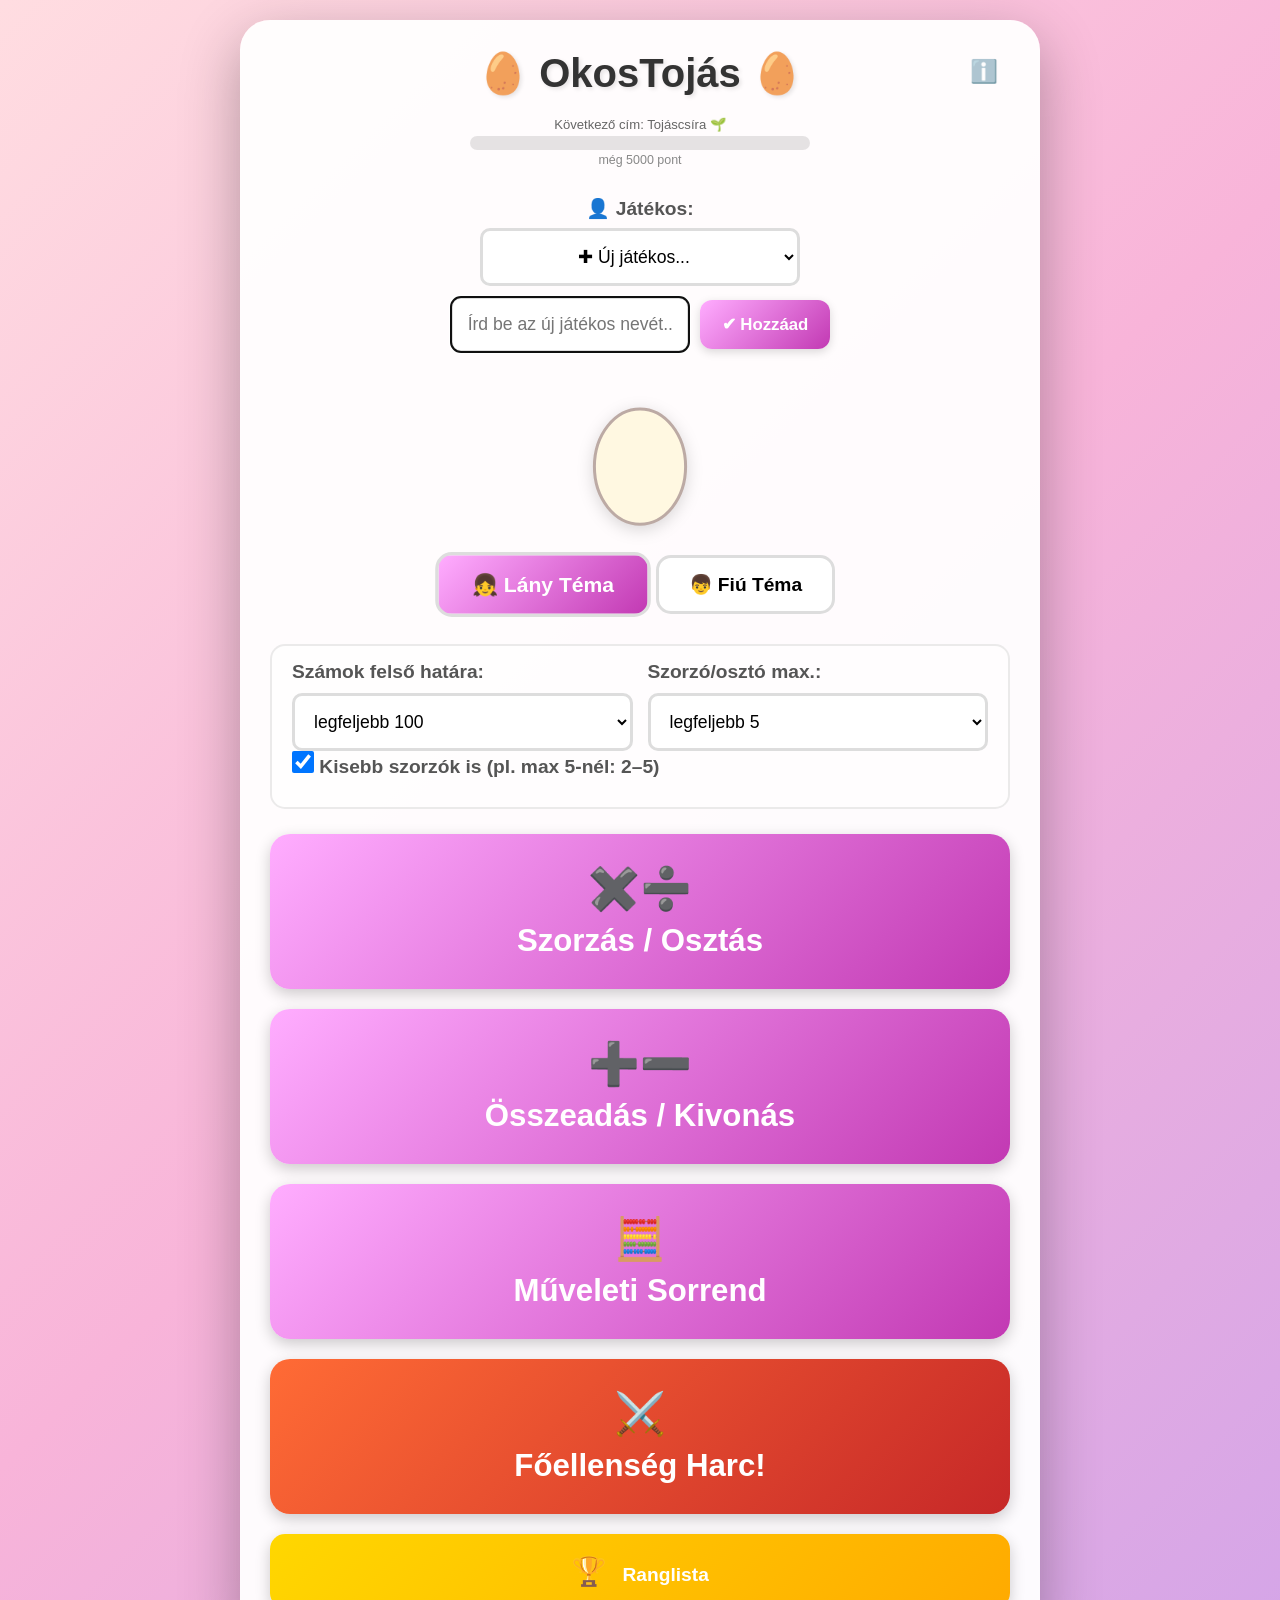
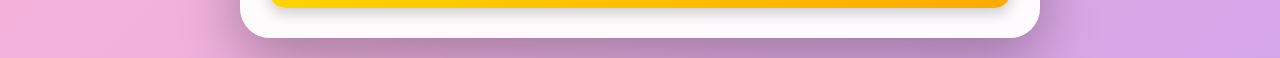
<file: index.html>
<!DOCTYPE html>
<html lang="hu">
<head>
    <meta charset="UTF-8">
    <meta name="viewport" content="width=device-width, initial-scale=1.0">
    <title>OkosTojás - Főmenü</title>
    <link rel="stylesheet" href="css/style.css">
</head>
<body>
    <div class="container">
        <div class="header">
            <h1>🥚 OkosTojás 🥚</h1>
            <button class="info-btn" onclick="document.getElementById('infoModal').style.display='flex'" aria-label="Hogyan működik?">ℹ️</button>
            <div class="hero-title-block">
                <div class="hero-title" id="heroTitle"></div>
                <div id="heroProgressWrap" class="level-progress-wrap" style="display:none">
                    <div class="level-progress-label" id="heroProgressLabel"></div>
                    <div class="level-progress-bar-bg">
                        <div class="level-progress-bar-fill" id="heroProgressFill" style="width:0%"></div>
                    </div>
                    <div class="level-progress-text" id="heroProgressText"></div>
                </div>
            </div>
        </div>

        <!-- User Selector -->
        <div class="user-selector">
            <label for="userSelect">👤 Játékos:</label>
            <div class="user-input-row">
                <select id="userSelect" class="config-select"></select>
            </div>
            <div class="new-player-row" id="newPlayerRow" style="display:none">
                <input type="text" id="newPlayerInput" class="config-select new-player-input"
                       placeholder="Írd be az új játékos nevét..." maxlength="30">
                <button type="button" class="btn-add-player" id="addPlayerBtn">✔ Hozzáad</button>
            </div>
        </div>

        <div class="main-info-row">
            <!-- Mascot character -->
            <div id="mascotWrapper" class="mascot-wrapper">
                <div id="mascot"></div>
                <div id="mascotRegressionMsg" class="mascot-regression-msg"></div>
            </div>

            <!-- Theme Selection -->
            <div class="theme-selector">
                <button class="theme-btn" data-theme="girl">👧 Lány Téma</button>
                <button class="theme-btn" data-theme="boy">👦 Fiú Téma</button>
            </div>
        </div>

        <!-- Global Difficulty Settings -->
        <div class="global-settings">
            <div class="global-settings-row">
                <div class="config-group">
                    <label for="globalMaxValue">Számok felső határa:</label>
                    <select id="globalMaxValue" class="config-select">
                        <option value="10">legfeljebb 10</option>
                        <option value="20">legfeljebb 20</option>
                        <option value="50">legfeljebb 50</option>
                        <option value="100" selected>legfeljebb 100</option>
                        <option value="200">legfeljebb 200</option>
                    </select>
                </div>
                <div class="config-group">
                    <label for="globalMaxDivisor">Szorzó/osztó max.:</label>
                    <select id="globalMaxDivisor" class="config-select">
                        <option value="2">legfeljebb 2</option>
                        <option value="3">legfeljebb 3</option>
                        <option value="4">legfeljebb 4</option>
                        <option value="5" selected>legfeljebb 5</option>
                        <option value="6">legfeljebb 6</option>
                        <option value="7">legfeljebb 7</option>
                        <option value="8">legfeljebb 8</option>
                        <option value="9">legfeljebb 9</option>
                        <option value="10">legfeljebb 10</option>
                    </select>
                </div>
            </div>
            <div class="global-settings-row">
                <div class="config-group" style="display:flex; align-items:flex-end; padding-bottom:4px">
                    <label class="checkbox-label">
                        <input type="checkbox" id="globalIncludeLower" checked>
                        Kisebb szorzók is (pl. max 5-nél: 2–5)
                    </label>
                </div>
            </div>
        </div>

        <!-- Game Type Selection -->
        <div class="menu">
            <button class="game-btn" onclick="selectGame('multiply')">
                <span class="icon">✖️➗</span>
                <h2>Szorzás / Osztás</h2>
            </button>
            
            <button class="game-btn" onclick="selectGame('add')">
                <span class="icon">➕➖</span>
                <h2>Összeadás / Kivonás</h2>
            </button>

            <button class="game-btn" onclick="selectGame('precedence')">
                <span class="icon">🧮</span>
                <h2>Műveleti Sorrend</h2>
            </button>

            <button class="game-btn boss-btn" onclick="openBossModal()">
                <span class="icon">⚔️</span>
                <h2>Főellenség Harc!</h2>
            </button>

            <button class="secondary-btn" onclick="showLeaderboard()">
                <span class="icon">🏆</span>
                Ranglista
            </button>

            <!-- Intenionally hidden so that kids won't find it automatically -->
<!--             <button class="secondary-btn" onclick="showTaskStats()"> -->
<!--                 <span class="icon">📈</span> -->
<!--                 Feladat Statisztikák -->
<!--             </button> -->
        </div>

        <!-- Boss Battle Modal -->
        <div id="bossModal" class="modal">
            <div class="modal-content">
                <h2>⚔️ Főellenség Harc!</h2>
                <p class="boss-modal-desc">Válaszd ki az ellenséget, majd számolj 10 hibátlan egymás utáni választ a legyőzéséhez!</p>

                <!-- Boss selection -->
                <div class="boss-selection" id="bossSelection"></div>

                <!-- Math type -->
                <div class="config-group">
                    <label for="bossGameType">Feladattípus:</label>
                    <select id="bossGameType" class="config-select">
                        <option value="multiply">Szorzás / Osztás</option>
                        <option value="add">Összeadás / Kivonás</option>
                        <option value="precedence">Műveleti Sorrend</option>
                    </select>
                </div>

                <div class="modal-buttons">
                    <button class="btn-primary" onclick="startBossGame()">Harc! ⚔️</button>
                    <button class="btn-secondary" onclick="closeBossModal()">Mégse</button>
                </div>
            </div>
        </div>

        <!-- Info Modal -->
        <div id="infoModal" class="modal">
            <div class="modal-content info-content">
                <h2>ℹ️ Hogyan működik?</h2>
                <div class="info-section">
                    <h3>🎮 A játék</h3>
                    <p>Válassz feladattípust és alapszámot, majd válaszolj 20 matematikai kérdésre!</p>
                </div>
                <div class="info-section">
                    <h3>⭐ Pontok</h3>
                    <p>Helyes válasz: <strong>100–200 pont</strong> (gyorsabb válasz = több pont)</p>
                    <p>Hibás válasz: <strong>−20 pont</strong></p>
                </div>
                <div class="info-section">
                    <h3>🏆 Szintek és címek</h3>
                    <p>Az összesített pontjaid alapján új hőscímeket szerezhetsz. Az első cím 5 000 ponttól jár, a legmagasabb 145 000 ponttól!</p>
                </div>
                <div class="info-section">
                    <h3>⚔️ Főellenség Harc</h3>
                    <p>Ha szintet lépsz, küzdhetsz egy főellenséggel. Adj 10 egymás utáni helyes választ a legyőzéséhez! A főellenség harc nem változtatja meg a pontjaidat.</p>
                </div>
                <div class="info-section">
                    <h3>🌱 Visszafejlődés</h3>
                    <p>Ha 4+ napig nem gyakorolsz, a kabalád elveszíti kiegészítőit. Játssz rendszeresen!</p>
                </div>
                <div class="modal-buttons">
                    <button class="btn-primary" onclick="document.getElementById('infoModal').style.display='none'">Értem! 👍</button>
                </div>
            </div>
        </div>
    </div>

    <script src="js/config.js"></script>
    <script src="js/storage.js"></script>
    <script src="js/mascot.js"></script>
    <script>
        // Initialize theme
        const savedTheme = localStorage.getItem('theme') || 'girl';
        document.body.className = `theme-${savedTheme}`;

        // Restore and persist global difficulty settings
        (function() {
            const maxVal = document.getElementById('globalMaxValue');
            const maxDiv = document.getElementById('globalMaxDivisor');
            const incl  = document.getElementById('globalIncludeLower');
            maxVal.value = localStorage.getItem('globalMaxValue') || '100';
            maxDiv.value = localStorage.getItem('globalMaxDivisor') || '5';
            incl.checked = localStorage.getItem('globalIncludeLower') !== '0';
            maxVal.addEventListener('change', () => localStorage.setItem('globalMaxValue', maxVal.value));
            maxDiv.addEventListener('change', () => localStorage.setItem('globalMaxDivisor', maxDiv.value));
            incl.addEventListener('change',   () => localStorage.setItem('globalIncludeLower', incl.checked ? '1' : '0'));
        })();

        // Theme selection
        document.querySelectorAll('.theme-btn').forEach(btn => {
            btn.addEventListener('click', function() {
                const theme = this.dataset.theme;
                localStorage.setItem('theme', theme);
                document.body.className = `theme-${theme}`;
            });
        });

        // Populate the user dropdown from stored task stats
        const NEW_PLAYER_VALUE = '__new__';

        function populateUserSelect() {
            const select = document.getElementById('userSelect');
            const savedName = localStorage.getItem('playerName') || '';
            const users = getAllUsers();

            // Include the saved player name even if they haven't played a game yet
            const allUsers = (savedName && !users.includes(savedName))
                ? [...users, savedName].sort((a, b) => a.localeCompare(b))
                : users;

            select.innerHTML = '';
            allUsers.forEach(user => {
                const opt = document.createElement('option');
                opt.value = user;
                opt.textContent = user;
                select.appendChild(opt);
            });

            // Extra row for a new player
            const newOpt = document.createElement('option');
            newOpt.value = NEW_PLAYER_VALUE;
            newOpt.textContent = '✚ Új játékos...';
            select.appendChild(newOpt);

            // Pre-select current player or fall back to new-player row
            if (savedName && allUsers.includes(savedName)) {
                select.value = savedName;
            } else {
                select.value = NEW_PLAYER_VALUE;
            }
            updateNewPlayerInputVisibility();
        }

        function updateNewPlayerInputVisibility() {
            const select = document.getElementById('userSelect');
            const newPlayerRow = document.getElementById('newPlayerRow');
            const newPlayerInput = document.getElementById('newPlayerInput');
            if (select.value === NEW_PLAYER_VALUE) {
                newPlayerRow.style.display = '';
                newPlayerInput.focus();
            } else {
                newPlayerRow.style.display = 'none';
                newPlayerInput.value = '';
            }
        }

        // Return the currently selected player name
        function getCurrentPlayerName() {
            const select = document.getElementById('userSelect');
            if (select && select.value !== NEW_PLAYER_VALUE) {
                return select.value || 'Névtelen';
            }
            return 'Névtelen';
        }

        // Add the new player from the input field and select them
        function addNewPlayer() {
            const input = document.getElementById('newPlayerInput');
            const name = (input.value || '').trim();
            if (!name) {
                input.focus();
                return;
            }
            localStorage.setItem('playerName', name);
            populateUserSelect();
            updatePlayerDisplay(name);
        }

        // Update the hero title, mascot and regression message for the given player
        function updatePlayerDisplay(playerName) {
            const name = (playerName && playerName.trim()) || 'Névtelen';

            const stats = getPlayerStats(name);
            const title = getHeroTitle(stats.totalPoints);
            document.getElementById('heroTitle').textContent = title ? `⭐ ${title} ⭐` : '';

            const progress = getProgressToNextTitle(stats.totalPoints);
            const wrap = document.getElementById('heroProgressWrap');
            if (progress.nextTitle) {
                document.getElementById('heroProgressLabel').textContent = `Következő cím: ${progress.nextTitle}`;
                document.getElementById('heroProgressFill').style.width = `${progress.percent}%`;
                document.getElementById('heroProgressText').textContent = `még ${progress.needed.toLocaleString('hu-HU')} pont`;
            } else {
                document.getElementById('heroProgressLabel').textContent = 'Elérted a legmagasabb szintet! 👑';
                document.getElementById('heroProgressFill').style.width = '100%';
                document.getElementById('heroProgressText').textContent = '';
            }
            wrap.style.display = '';

            const tier = getMascotTier(stats.totalPoints, name);
            renderMascot('mascot', tier);

            const regressionMsg = getMascotRegressionMessage(name);
            document.getElementById('mascotRegressionMsg').textContent = regressionMsg || '';
        }

        // Initialise user selector
        populateUserSelect();
        updatePlayerDisplay(getCurrentPlayerName());

        document.getElementById('userSelect').addEventListener('change', function() {
            updateNewPlayerInputVisibility();
            if (this.value !== NEW_PLAYER_VALUE) {
                localStorage.setItem('playerName', this.value);
                updatePlayerDisplay(this.value);
            }
        });

        document.getElementById('addPlayerBtn').addEventListener('click', addNewPlayer);

        document.getElementById('newPlayerInput').addEventListener('keydown', function(e) {
            if (e.key === 'Enter') addNewPlayer();
        });

        function selectGame(gameType) {
            startGameDirect(gameType);
        }

        function getGlobalMaxValue() {
            return parseInt(document.getElementById('globalMaxValue').value);
        }

        function getGlobalMaxDivisor() {
            return parseInt(document.getElementById('globalMaxDivisor').value);
        }

        function startGameDirect(gameType) {
            const playerName = getCurrentPlayerName();
            localStorage.setItem('playerName', playerName);
            populateUserSelect();
            localStorage.setItem('currentGame', JSON.stringify({
                type: gameType,
                config: gameType === 'multiply'
                    ? getGlobalMaxDivisor()
                    : getGlobalMaxValue(),
                numQuestions: 20,
                includeLowerNumbers: gameType === 'multiply' && document.getElementById('globalIncludeLower').checked,
                maxMultiplier: getGlobalMaxDivisor(),
                playerName: playerName
            }));
            window.location.href = 'game.html';
        }

        // Boss modal helpers
        let selectedBossId = BOSS_ENEMIES[0].id;

        function openBossModal() {
            // Build boss selection cards
            const container = document.getElementById('bossSelection');
            container.innerHTML = '';
            BOSS_ENEMIES.forEach(boss => {
                const card = document.createElement('button');
                card.type = 'button';
                card.className = 'boss-card' + (boss.id === selectedBossId ? ' selected' : '');
                card.dataset.bossId = boss.id;
                card.setAttribute('aria-pressed', boss.id === selectedBossId ? 'true' : 'false');
                card.innerHTML = `<span class="boss-card-emoji">${boss.emoji}</span><span class="boss-card-name">${boss.name}</span>`;
                card.addEventListener('click', () => {
                    selectedBossId = boss.id;
                    container.querySelectorAll('.boss-card').forEach(c => {
                        c.classList.remove('selected');
                        c.setAttribute('aria-pressed', 'false');
                    });
                    card.classList.add('selected');
                    card.setAttribute('aria-pressed', 'true');
                });
                container.appendChild(card);
            });

            document.getElementById('bossModal').style.display = 'flex';
        }

        function closeBossModal() {
            document.getElementById('bossModal').style.display = 'none';
        }

        function startBossGame() {
            const gameType = document.getElementById('bossGameType').value;
            const playerName = localStorage.getItem('playerName') || 'Névtelen';
            const config = gameType === 'multiply'
                ? getGlobalMaxDivisor()
                : getGlobalMaxValue();
            const includeLower = gameType === 'multiply' && document.getElementById('globalIncludeLower').checked;

            localStorage.setItem('currentGame', JSON.stringify({
                type: gameType,
                config: config,
                numQuestions: 20,
                includeLowerNumbers: includeLower,
                maxMultiplier: getGlobalMaxDivisor(),
                mode: 'boss',
                bossId: selectedBossId,
                playerName: playerName
            }));

            window.location.href = 'game.html';
        }

        function showLeaderboard() {
            window.location.href = 'leaderboard.html';
        }

        function showTaskStats() {
            window.location.href = 'tasks.html';
        }

        // Auto-open boss modal when redirected from a level-up celebration
        if (new URLSearchParams(window.location.search).get('openBoss') === '1') {
            openBossModal();
        }
    </script>
</body>
</html>
</file>
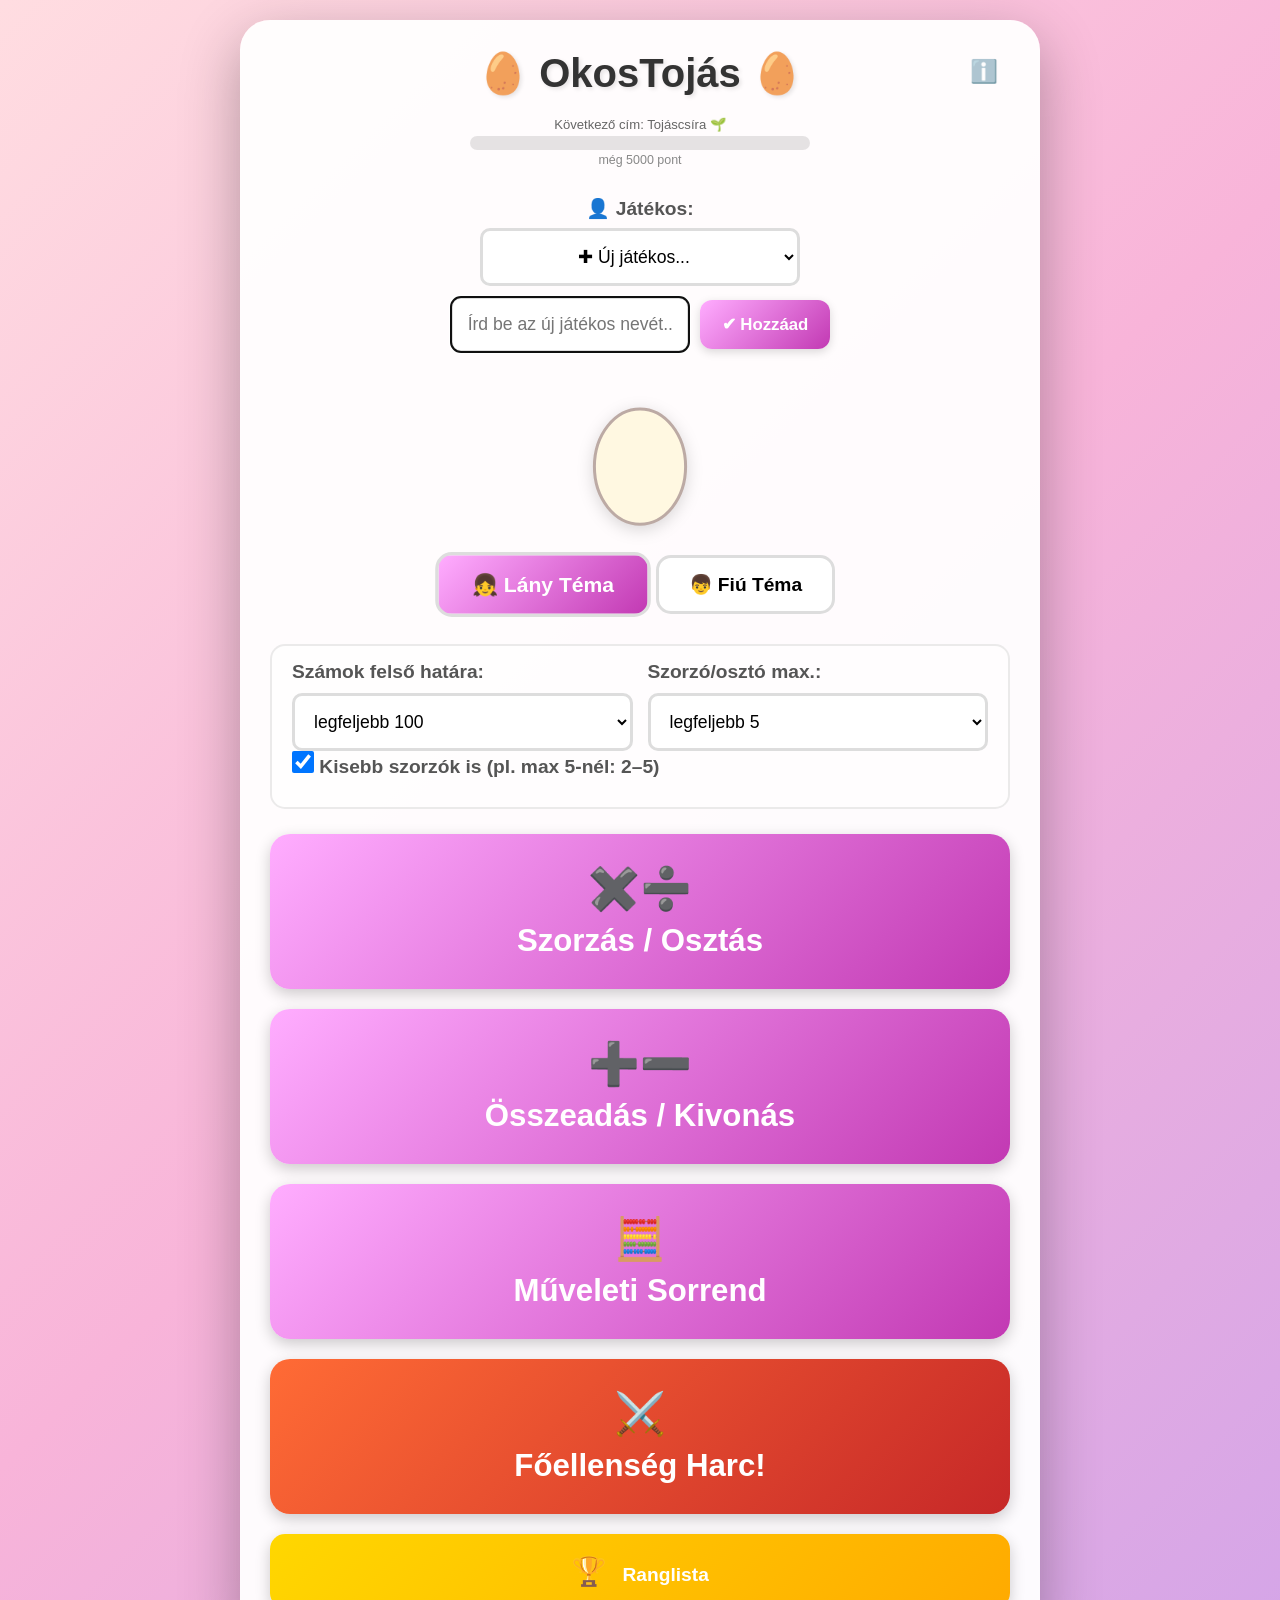
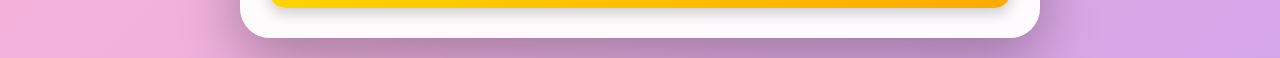
<file: game.html>
<!DOCTYPE html>
<html lang="hu">
<head>
    <meta charset="UTF-8">
    <meta name="viewport" content="width=device-width, initial-scale=1.0">
    <title>OkosTojás</title>
    <link rel="stylesheet" href="css/style.css">
</head>
<body>
    <div class="container game-container">
        <!-- Game Header -->
        <div class="game-header">
            <div class="progress" id="progressDisplay">
                <span id="questionNumber">1</span> / <span id="totalQuestions">20</span>
            </div>
            <div class="score">
                Pontok: <span id="score">0</span>
            </div>
        </div>

        <!-- Boss Battle Section (hidden in normal mode) -->
        <div class="boss-section" id="bossSection" style="display:none">
            <div class="boss-display">
                <span class="boss-emoji" id="bossEmoji">🦒</span>
                <span class="boss-name" id="bossName">Zavaros Zsiráf</span>
            </div>
            <div class="boss-hp-hearts" id="bossHpHearts">❤️❤️❤️❤️❤️❤️❤️❤️❤️❤️</div>
            <div class="boss-streak" id="bossStreak">0/10 egymás utáni helyes</div>
        </div>

        <!-- Question Display -->
        <div class="question-container">
            <div class="question" id="question">
                <span id="expressionDisplay" style="display:none"></span>
                <span id="num1">5</span>
                <span id="operator">×</span>
                <span id="num2">3</span>
                <span>=</span>
                <span>?</span>
            </div>

            <div class="timer">
                ⏱️ <span id="timer">0.0</span>s
            </div>
        </div>

        <!-- Answer Input -->
        <div class="answer-container">
            <input type="number" id="answer" class="answer-input">
            <button class="btn-primary" onclick="submitAnswer()">Válasz! ✓</button>
        </div>

        <!-- Numpad Toggle -->
        <div class="numpad-toggle-row">
            <button type="button" class="numpad-toggle-btn" id="numpadToggle" onclick="toggleNumpad()">🔢 Számbillentyűzet</button>
        </div>

        <!-- Numeric Keypad -->
        <div id="numpad" class="numpad">
            <div class="numpad-grid">
                <button type="button" class="numpad-btn" onclick="numpadPress(7)">7</button>
                <button type="button" class="numpad-btn" onclick="numpadPress(8)">8</button>
                <button type="button" class="numpad-btn" onclick="numpadPress(9)">9</button>
                <button type="button" class="numpad-btn" onclick="numpadPress(4)">4</button>
                <button type="button" class="numpad-btn" onclick="numpadPress(5)">5</button>
                <button type="button" class="numpad-btn" onclick="numpadPress(6)">6</button>
                <button type="button" class="numpad-btn" onclick="numpadPress(1)">1</button>
                <button type="button" class="numpad-btn" onclick="numpadPress(2)">2</button>
                <button type="button" class="numpad-btn" onclick="numpadPress(3)">3</button>
                <button type="button" class="numpad-btn numpad-btn-backspace" onclick="numpadBackspace()">⌫</button>
                <button type="button" class="numpad-btn" onclick="numpadPress(0)">0</button>
                <button type="button" class="numpad-btn numpad-btn-submit" onclick="submitAnswer()">✓</button>
            </div>
        </div>

        <!-- Feedback -->
        <div id="feedback" class="feedback"></div>

        <!-- Result Modal -->
        <div id="resultModal" class="modal">
            <div class="modal-content result-content">
                <h2>🎉 Játék Vége! 🎉</h2>

                <!-- Boss battle result banner -->
                <div id="bossBanner" class="boss-banner" style="display:none"></div>
                
                <div class="result-stats">
                    <div class="stat">
                        <div class="stat-label">Összes pont</div>
                        <div class="stat-value" id="finalScore">0</div>
                    </div>
                    <div class="stat">
                        <div class="stat-label">Helyes válaszok</div>
                        <div class="stat-value" id="correctAnswers">0</div>
                    </div>
                    <div class="stat">
                        <div class="stat-label">Pontosság</div>
                        <div class="stat-value" id="accuracy">0%</div>
                    </div>
                </div>

                <div id="newHeroTitle" class="new-hero-title"></div>

                <div id="resultLevelProgress" class="result-level-progress" style="display:none">
                    <div class="result-total-points" id="resultTotalPoints"></div>
                    <div class="level-progress-label" id="resultProgressLabel"></div>
                    <div class="level-progress-bar-bg">
                        <div class="level-progress-bar-fill" id="resultProgressFill" style="width:0%"></div>
                    </div>
                    <div class="level-progress-text" id="resultProgressText"></div>
                </div>

                <div class="config-group">
                    <label for="playerName">Add meg a neved:</label>
                    <input type="text" id="playerName" class="answer-input" placeholder="Neved">
                </div>

                <div class="modal-buttons">
                    <button class="btn-primary" onclick="saveAndReturn()">Mentés és Főmenü</button>
                    <button class="btn-secondary" onclick="playAgain()">Új Játék</button>
                </div>
            </div>
        </div>
    </div>

    <audio id="correctSound"></audio>
    <audio id="wrongSound"></audio>

    <script src="js/config.js"></script>
    <script src="js/storage.js"></script>
    <script src="js/mascot.js"></script>
    <script src="js/game.js"></script>
</body>
</html>
</file>
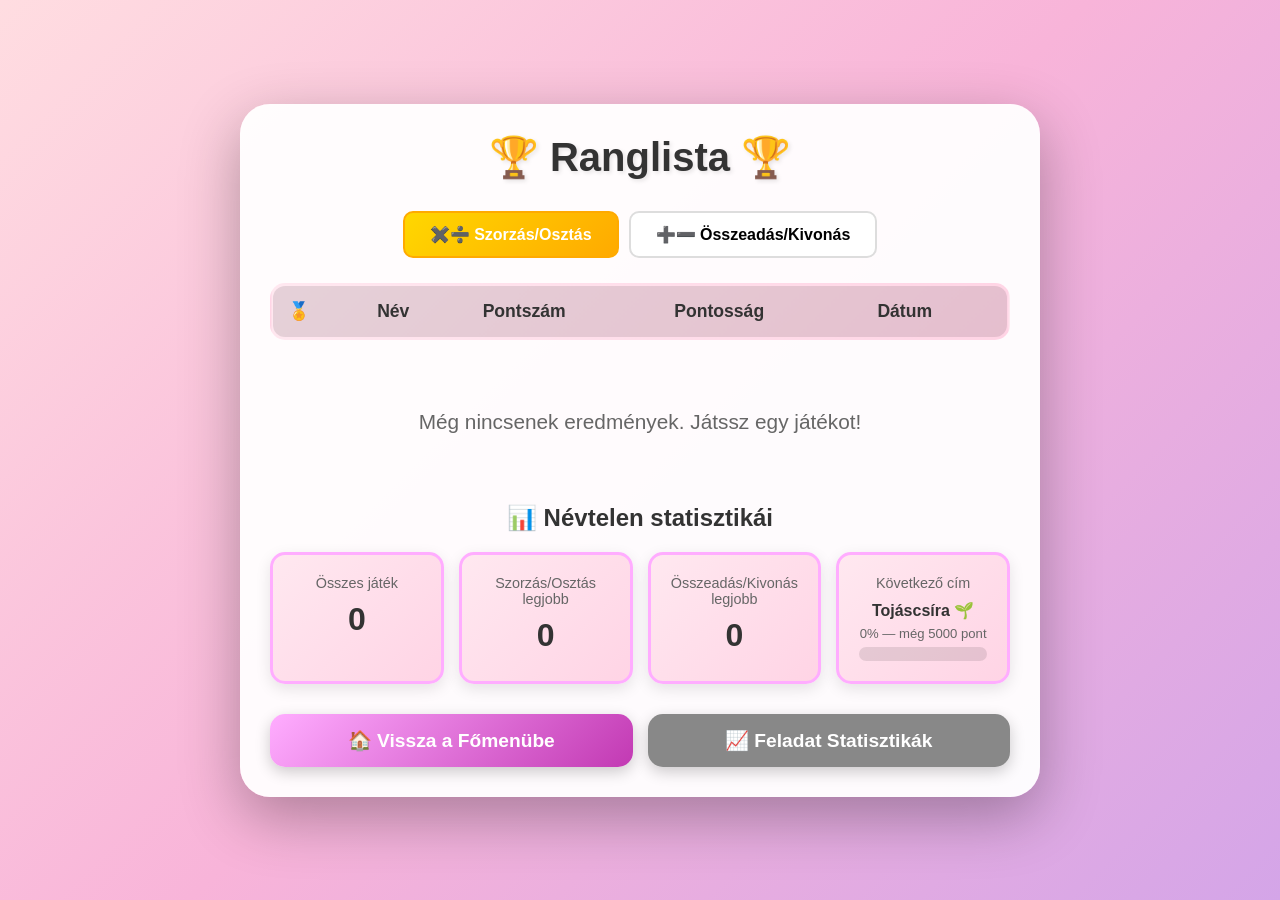
<file: leaderboard.html>
<!DOCTYPE html>
<html lang="hu">
<head>
    <meta charset="UTF-8">
    <meta name="viewport" content="width=device-width, initial-scale=1.0">
    <title>Ranglista - OkosTojás</title>
    <link rel="stylesheet" href="css/style.css">
</head>
<body>
    <div class="container">
        <div class="header">
            <h1>🏆 Ranglista 🏆</h1>
        </div>

        <!-- Filter Buttons (no aggregate tab) -->
        <div class="filter-buttons">
            <button class="filter-btn active" onclick="filterLeaderboard('multiply', event)">✖️➗ Szorzás/Osztás</button>
            <button class="filter-btn" onclick="filterLeaderboard('add', event)">➕➖ Összeadás/Kivonás</button>
        </div>

        <!-- Motivational personal-best banner -->
        <div id="personalBestBanner" class="personal-best-banner" style="display: none;"></div>

        <!-- Leaderboard Table -->
        <div class="leaderboard-container">
            <table class="leaderboard-table">
                <thead>
                    <tr>
                        <th>🏅</th>
                        <th>Név</th>
                        <th>Pontszám</th>
                        <th>Pontosság</th>
                        <th>Dátum</th>
                    </tr>
                </thead>
                <tbody id="leaderboardBody">
                    <!-- Will be populated by JavaScript -->
                </tbody>
            </table>
        </div>

        <div class="no-scores" id="noScores" style="display: none;">
            <p>Még nincsenek eredmények. Játssz egy játékot!</p>
        </div>

        <!-- Statistics Section -->
        <div class="stats-section">
            <h2>📊 Statisztikák</h2>
            <div class="stats-grid">
                <div class="stat-card">
                    <div class="stat-label">Összes játék</div>
                    <div class="stat-value" id="totalGames">0</div>
                </div>
                <div class="stat-card">
                    <div class="stat-label">Szorzás/Osztás legjobb</div>
                    <div class="stat-value" id="multiplyBest">0</div>
                </div>
                <div class="stat-card">
                    <div class="stat-label">Összeadás/Kivonás legjobb</div>
                    <div class="stat-value" id="addBest">0</div>
                </div>
                <div class="stat-card">
                    <div class="stat-label">Következő cím</div>
                    <div class="stat-value" id="nextTitle" style="font-size: 1em;">-</div>
                    <div class="level-progress-label" id="nextTitleLabel" style="display:none; margin-top:6px;"></div>
                    <div class="level-progress-bar-bg" id="nextTitleBarBg" style="display:none; margin-top:6px; max-width:100%;">
                        <div class="level-progress-bar-fill" id="nextTitleFill" style="width:0%"></div>
                    </div>
                </div>
            </div>
        </div>

        <div class="nav-buttons">
            <button class="btn-primary" onclick="goHome()">🏠 Vissza a Főmenübe</button>
            <button class="btn-secondary" onclick="window.location.href='tasks.html'">📈 Feladat Statisztikák</button>
        </div>
    </div>

    <script src="js/config.js"></script>
    <script src="js/storage.js"></script>
    <script>
        // Initialize theme
        const savedTheme = localStorage.getItem('theme') || 'girl';
        document.body.className = `theme-${savedTheme}`;

        let currentFilter = 'multiply';

        function filterLeaderboard(type, event) {
            currentFilter = type;
            
            // Update active button
            document.querySelectorAll('.filter-btn').forEach(btn => {
                btn.classList.remove('active');
            });
            if (event && event.target) {
                event.target.classList.add('active');
            }

            displayLeaderboard();
        }

        function displayLeaderboard() {
            const scores = getLeaderboard();
            const tbody = document.getElementById('leaderboardBody');
            const noScores = document.getElementById('noScores');
            const banner = document.getElementById('personalBestBanner');

            const filteredScores = scores.filter(s => s.gameType === currentFilter);

            if (filteredScores.length === 0) {
                tbody.innerHTML = '';
                noScores.style.display = 'block';
                banner.style.display = 'none';
                return;
            }

            noScores.style.display = 'none';

            // Personal best banner (built with DOM to avoid innerHTML injection)
            const personalBest = filteredScores[0].score;
            const typeName = currentFilter === 'multiply' ? 'Szorzás/Osztás' : 'Összeadás/Kivonás';
            banner.style.display = 'block';
            banner.textContent = '';
            const prefix = document.createElement('span');
            prefix.textContent = `🌟 Legjobb eredményed (${typeName}): `;
            const bold = document.createElement('strong');
            bold.textContent = `${personalBest} pont`;
            const suffix = document.createElement('span');
            suffix.textContent = ' — Le tudod dönteni?! 💪';
            banner.appendChild(prefix);
            banner.appendChild(bold);
            banner.appendChild(suffix);

            tbody.innerHTML = filteredScores.map((score, index) => {
                const medal = index === 0 ? '🥇' : index === 1 ? '🥈' : index === 2 ? '🥉' : (index + 1);
                const date = new Date(score.date).toLocaleDateString('hu-HU');
                const isTopScore = index === 0;
                const rowClass = isTopScore ? 'top-score-row' : '';
                
                return `
                    <tr class="${rowClass}">
                        <td>${medal}</td>
                        <td>${score.playerName}${isTopScore ? ' ⭐' : ''}</td>
                        <td><strong>${score.score}</strong></td>
                        <td>${score.accuracy}%</td>
                        <td>${date}</td>
                    </tr>
                `;
            }).join('');
        }

        function displayStatistics() {
            const currentPlayer = localStorage.getItem('playerName') || 'Névtelen';
            const stats = getPlayerStats(currentPlayer);

            document.getElementById('totalGames').textContent = stats.totalGames;
            document.getElementById('multiplyBest').textContent = stats.multiply.bestScore;
            document.getElementById('addBest').textContent = stats.add.bestScore;

            // Next hero title progress using shared helper
            const progress = getProgressToNextTitle(stats.totalPoints);
            if (progress.nextTitle) {
                document.getElementById('nextTitle').textContent = progress.nextTitle;
                document.getElementById('nextTitleLabel').textContent =
                    `${progress.percent}% — még ${progress.needed.toLocaleString('hu-HU')} pont`;
            } else {
                document.getElementById('nextTitle').textContent = '🏆 Legmagasabb cím!';
                document.getElementById('nextTitleLabel').textContent = '100%';
            }
            document.getElementById('nextTitleFill').style.width = `${progress.percent}%`;
            document.getElementById('nextTitleLabel').style.display = '';
            document.getElementById('nextTitleBarBg').style.display = '';

            // Show whose stats are displayed
            const statsSection = document.querySelector('.stats-section h2');
            if (statsSection) {
                statsSection.textContent = `📊 ${currentPlayer} statisztikái`;
            }
        }

        function goHome() {
            window.location.href = 'index.html';
        }

        // Initialize
        displayLeaderboard();
        displayStatistics();
    </script>
</body>
</html>
</file>
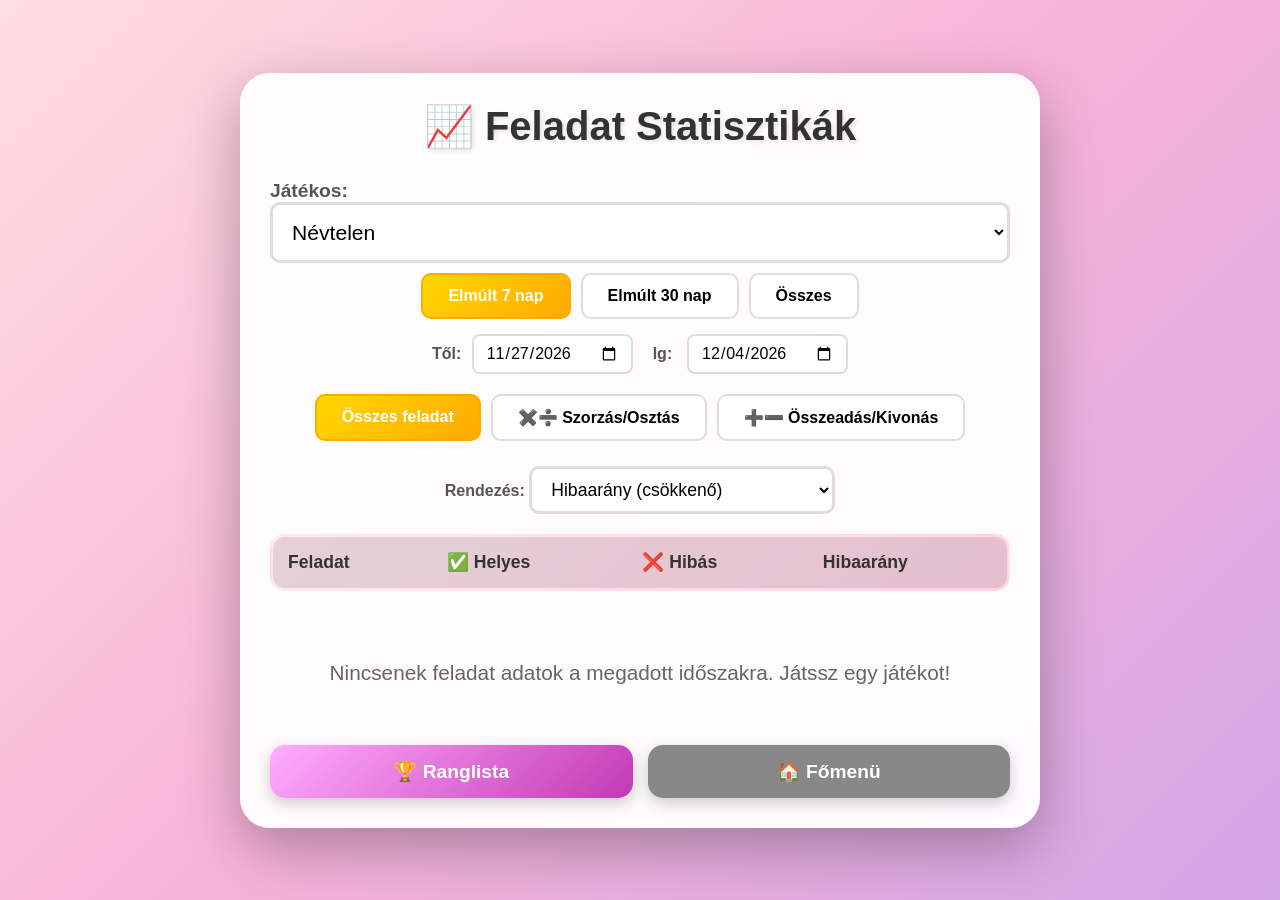
<file: tasks.html>
<!DOCTYPE html>
<html lang="hu">
<head>
    <meta charset="UTF-8">
    <meta name="viewport" content="width=device-width, initial-scale=1.0">
    <title>Feladat Statisztikák - OkosTojás</title>
    <link rel="stylesheet" href="css/style.css">
</head>
<body>
    <div class="container">
        <div class="header">
            <h1>📈 Feladat Statisztikák</h1>
        </div>

        <!-- User Selector -->
        <div class="config-group" style="margin-bottom: 0.5rem;">
            <label for="userSelect">Játékos:
                <select id="userSelect" class="config-select" onchange="displayTasks()"></select>
            </label>
        </div>

        <!-- Date Range Section -->
        <div class="date-filter-section">
            <div class="date-shortcuts">
                <button class="filter-btn active" data-range="week"  onclick="setDateRange('week', event)">Elmúlt 7 nap</button>
                <button class="filter-btn"         data-range="month" onclick="setDateRange('month', event)">Elmúlt 30 nap</button>
                <button class="filter-btn"         data-range="all"   onclick="setDateRange('all', event)">Összes</button>
            </div>
            <div class="date-inputs">
                <label>Től: <input type="date" id="dateFrom" onchange="onCustomDate()"></label>
                <label>Ig: &nbsp;<input type="date" id="dateTo"   onchange="onCustomDate()"></label>
            </div>
        </div>

        <!-- Task Type Filter -->
        <div class="filter-buttons">
            <button class="filter-btn active" onclick="setTypeFilter('all', event)">Összes feladat</button>
            <button class="filter-btn" onclick="setTypeFilter('multiply', event)">✖️➗ Szorzás/Osztás</button>
            <button class="filter-btn" onclick="setTypeFilter('add', event)">➕➖ Összeadás/Kivonás</button>
        </div>

        <!-- Sort Control -->
        <div class="task-controls">
            <label>Rendezés:
                <select id="sortBy" class="config-select" onchange="displayTasks()">
                    <option value="errorRate">Hibaarány (csökkenő)</option>
                    <option value="wrong">Hibák száma (csökkenő)</option>
                    <option value="total">Összes próbálkozás (csökkenő)</option>
                </select>
            </label>
        </div>

        <!-- Tasks Table -->
        <div class="leaderboard-container">
            <table class="leaderboard-table">
                <thead>
                    <tr>
                        <th>Feladat</th>
                        <th>✅ Helyes</th>
                        <th>❌ Hibás</th>
                        <th>Hibaarány</th>
                    </tr>
                </thead>
                <tbody id="tasksBody">
                </tbody>
            </table>
        </div>

        <div class="no-scores" id="noTasks" style="display: none;">
            <p>Nincsenek feladat adatok a megadott időszakra. Játssz egy játékot!</p>
        </div>

        <div class="nav-buttons">
            <button class="btn-primary"   onclick="window.location.href='leaderboard.html'">🏆 Ranglista</button>
            <button class="btn-secondary" onclick="window.location.href='index.html'">🏠 Főmenü</button>
        </div>
    </div>

    <script src="js/config.js"></script>
    <script src="js/storage.js"></script>
    <script>
        // Initialize theme
        const savedTheme = localStorage.getItem('theme') || 'girl';
        document.body.className = `theme-${savedTheme}`;

        let currentTypeFilter = 'all';

        // ── Date helpers ──────────────────────────────────────────────────────

        function formatDateInput(date) {
            return date.toISOString().split('T')[0];
        }

        function setDateRange(range, event) {
            // Highlight the active shortcut button
            document.querySelectorAll('.date-shortcuts .filter-btn').forEach(btn => btn.classList.remove('active'));
            if (event && event.target) event.target.classList.add('active');

            const today = new Date();
            document.getElementById('dateTo').value = formatDateInput(today);

            if (range === 'week') {
                const from = new Date(today);
                from.setDate(from.getDate() - 7);
                document.getElementById('dateFrom').value = formatDateInput(from);
            } else if (range === 'month') {
                const from = new Date(today);
                from.setMonth(from.getMonth() - 1);
                document.getElementById('dateFrom').value = formatDateInput(from);
            } else {
                // 'all' — clear the from date
                document.getElementById('dateFrom').value = '';
            }

            displayTasks();
        }

        function onCustomDate() {
            // Deselect shortcut buttons when user manually picks a date
            document.querySelectorAll('.date-shortcuts .filter-btn').forEach(btn => btn.classList.remove('active'));
            displayTasks();
        }

        // ── Type filter ───────────────────────────────────────────────────────

        function setTypeFilter(type, event) {
            currentTypeFilter = type;
            document.querySelectorAll('.filter-buttons .filter-btn').forEach(btn => btn.classList.remove('active'));
            if (event && event.target) event.target.classList.add('active');
            displayTasks();
        }

        // ── Task key formatting ───────────────────────────────────────────────

        function formatTaskKey(key) {
            const parts = key.split(':');
            if (parts[0] === 'multiply') {
                const base = parseInt(parts[1]);
                const mult = parseInt(parts[2]);
                return `${base} × ${mult} = ${base * mult}  /  ${base * mult} ÷ ${base} = ${mult}`;
            } else {
                // add:{limit}:{num1}:{num2}:{op}
                const num1 = parseInt(parts[2]);
                const num2 = parseInt(parts[3]);
                const op   = parts[4];
                const sym  = op === 'add' ? '+' : '−';
                const res  = op === 'add' ? num1 + num2 : num1 - num2;
                return `${num1} ${sym} ${num2} = ${res}`;
            }
        }

        function getTaskType(key) {
            return key.startsWith('multiply') ? 'multiply' : 'add';
        }

        // ── Main display ──────────────────────────────────────────────────────

        function displayTasks() {
            const fromVal = document.getElementById('dateFrom').value;
            const toVal   = document.getElementById('dateTo').value;

            const fromDate = fromVal ? new Date(fromVal + 'T00:00:00') : null;
            const toDate   = toVal   ? new Date(toVal   + 'T23:59:59.999') : null;

            const selectedUser = document.getElementById('userSelect').value;
            const stats = getTaskStatsByDateRange(fromDate, toDate, selectedUser);

            const tbody  = document.getElementById('tasksBody');
            const noMsg  = document.getElementById('noTasks');

            // Build task array with computed error rate, apply type filter
            let tasks = Object.entries(stats)
                .filter(([key]) => currentTypeFilter === 'all' || getTaskType(key) === currentTypeFilter)
                .map(([key, s]) => ({
                    key,
                    correct:   s.correct,
                    wrong:     s.wrong,
                    total:     s.total,
                    errorRate: s.total > 0 ? Math.round((s.wrong / s.total) * 100) : 0
                }));

            // Sort
            const sortBy = document.getElementById('sortBy').value;
            if (sortBy === 'errorRate') {
                tasks.sort((a, b) => b.errorRate - a.errorRate || b.wrong - a.wrong);
            } else if (sortBy === 'wrong') {
                tasks.sort((a, b) => b.wrong - a.wrong || b.errorRate - a.errorRate);
            } else {
                tasks.sort((a, b) => b.total - a.total);
            }

            if (tasks.length === 0) {
                tbody.innerHTML = '';
                noMsg.style.display = 'block';
                return;
            }

            noMsg.style.display = 'none';

            tbody.innerHTML = tasks.map(task => {
                let rowClass = '';
                if (task.errorRate >= 50) rowClass = 'task-error-high';
                else if (task.errorRate >= 25) rowClass = 'task-error-medium';
                else if (task.wrong > 0)       rowClass = 'task-error-low';

                const icon = task.errorRate >= 50 ? '🔥 ' : task.errorRate >= 25 ? '⚠️ ' : '';

                return `
                    <tr class="${rowClass}">
                        <td class="task-formula">${icon}${formatTaskKey(task.key)}</td>
                        <td class="task-correct">${task.correct}</td>
                        <td class="task-wrong">${task.wrong}</td>
                        <td>${task.errorRate}%</td>
                    </tr>
                `;
            }).join('');
        }

        // ── Init ──────────────────────────────────────────────────────────────

        function populateUserSelect() {
            const select = document.getElementById('userSelect');
            select.innerHTML = '';
            const users = getAllUsers();
            const currentPlayer = localStorage.getItem('playerName') || 'Névtelen';

            // If there are no users yet, add the current player as a placeholder
            const list = users.length > 0 ? users : [currentPlayer];

            list.forEach(u => {
                const option = document.createElement('option');
                option.value = u;
                option.textContent = u;
                if (u === currentPlayer) option.selected = true;
                select.appendChild(option);
            });
        }

        document.addEventListener('DOMContentLoaded', () => {
            populateUserSelect();
            // Default: last 7 days
            setDateRange('week', null);
            document.querySelector('.date-shortcuts [data-range="week"]').classList.add('active');
        });
    </script>
</body>
</html>
</file>
<file: css/style.css>
/* Reset and Base Styles */
* {
    margin: 0;
    padding: 0;
    box-sizing: border-box;
}

body {
    font-family: 'Comic Sans MS', 'Arial Rounded MT Bold', cursive, sans-serif;
    min-height: 100vh;
    display: flex;
    justify-content: center;
    align-items: center;
    padding: 20px;
    transition: background 0.3s ease;
}

/* Girl Theme */
.theme-girl {
    background: linear-gradient(135deg, #ffdde1 0%, #f8b4d9 50%, #d4a5e8 100%);
}

.theme-girl .btn-primary,
.theme-girl .game-btn {
    background: linear-gradient(135deg, #FFADFF 0%, #c239b3 100%);
}

.theme-girl .btn-primary:hover,
.theme-girl .game-btn:hover {
    background: linear-gradient(135deg, #e89ce8 0%, #b030a0 100%);
    transform: scale(1.05);
}

.theme-girl .modal-content,
.theme-girl .stat-card,
.theme-girl .leaderboard-table {
    background: linear-gradient(135deg, #ffe8f0 0%, #ffd4e5 100%);
    border: 3px solid #FFADFF;
}

.theme-girl .theme-btn[data-theme="girl"] {
    background: linear-gradient(135deg, #FFADFF 0%, #c239b3 100%);
    color: white;
    transform: scale(1.1);
}

/* Boy Theme */
.theme-boy {
    background: linear-gradient(135deg, #a8e6ff 0%, #6eb5ff 50%, #4a90e2 100%);
}

.theme-boy .btn-primary,
.theme-boy .game-btn {
    background: linear-gradient(135deg, #4a90e2 0%, #2c5aa0 100%);
}

.theme-boy .btn-primary:hover,
.theme-boy .game-btn:hover {
    background: linear-gradient(135deg, #3a7fd0 0%, #1c4a90 100%);
    transform: scale(1.05);
}

.theme-boy .modal-content,
.theme-boy .stat-card,
.theme-boy .leaderboard-table {
    background: linear-gradient(135deg, #e0f4ff 0%, #b3e0ff 100%);
    border: 3px solid #4a90e2;
}

.theme-boy .theme-btn[data-theme="boy"] {
    background: linear-gradient(135deg, #4a90e2 0%, #2c5aa0 100%);
    color: white;
    transform: scale(1.1);
}

/* Container */
.container {
    max-width: 800px;
    width: 100%;
    background: rgba(255, 255, 255, 0.95);
    border-radius: 30px;
    padding: 30px;
    box-shadow: 0 20px 60px rgba(0, 0, 0, 0.3);
    animation: slideIn 0.5s ease;
}

@keyframes slideIn {
    from {
        opacity: 0;
        transform: translateY(-30px);
    }
    to {
        opacity: 1;
        transform: translateY(0);
    }
}

/* Header */
.header {
    text-align: center;
    margin-bottom: 30px;
    position: relative;
}

.header h1 {
    font-size: 2.5em;
    color: #333;
    text-shadow: 2px 2px 4px rgba(0, 0, 0, 0.1);
    margin-bottom: 10px;
}

.hero-title {
    font-size: 1.3em;
    font-weight: bold;
    color: #ff6b00;
    text-shadow: 1px 1px 2px rgba(0, 0, 0, 0.1);
    animation: pulse 2s infinite;
}

@keyframes pulse {
    0%, 100% { transform: scale(1); }
    50% { transform: scale(1.05); }
}

/* User Selector */
.user-selector {
    margin-bottom: 20px;
    text-align: center;
}

.user-selector label {
    display: block;
    font-size: 1.2em;
    font-weight: bold;
    color: #555;
    margin-bottom: 8px;
}

.user-input-row {
    display: flex;
    justify-content: center;
}

.user-input-row .config-select {
    max-width: 320px;
    text-align: center;
}

.new-player-row {
    display: flex;
    justify-content: center;
    align-items: center;
    gap: 10px;
    margin-top: 10px;
    flex-wrap: wrap;
}

.new-player-row .new-player-input {
    max-width: 240px;
    text-align: left;
}

.btn-add-player {
    padding: 14px 22px;
    font-size: 1.05em;
    border: none;
    border-radius: 12px;
    cursor: pointer;
    background: linear-gradient(135deg, #4CAF50 0%, #388E3C 100%);
    color: white;
    font-weight: bold;
    transition: all 0.2s ease;
    box-shadow: 0 3px 10px rgba(0,0,0,0.15);
    font-family: inherit;
    white-space: nowrap;
}

.btn-add-player:hover {
    background: linear-gradient(135deg, #43A047 0%, #2E7D32 100%);
    transform: scale(1.05);
}

.theme-girl .btn-add-player {
    background: linear-gradient(135deg, #FFADFF 0%, #c239b3 100%);
}

.theme-girl .btn-add-player:hover {
    background: linear-gradient(135deg, #e89ce8 0%, #b030a0 100%);
}

.theme-boy .btn-add-player {
    background: linear-gradient(135deg, #4a90e2 0%, #2c5aa0 100%);
}

.theme-boy .btn-add-player:hover {
    background: linear-gradient(135deg, #3a7fd0 0%, #1c4a90 100%);
}

/* Global Difficulty Settings */
.global-settings {
    margin-bottom: 25px;
    padding: 15px 20px;
    background: rgba(255, 255, 255, 0.6);
    border-radius: 15px;
    border: 2px solid rgba(0, 0, 0, 0.08);
}

.global-settings-row {
    display: flex;
    gap: 15px;
}

.global-settings-row .config-group {
    flex: 1;
    margin-bottom: 0;
}

/* Theme Selector */
.theme-selector {
    display: flex;
    gap: 15px;
    justify-content: center;
    margin-bottom: 30px;
}

.theme-btn {
    padding: 15px 30px;
    font-size: 1.2em;
    border: 3px solid #ddd;
    border-radius: 15px;
    cursor: pointer;
    background: white;
    transition: all 0.3s ease;
    font-weight: bold;
}

.theme-btn:hover {
    transform: scale(1.05);
}

/* Menu */
.menu {
    display: flex;
    flex-direction: column;
    gap: 20px;
}

.game-btn {
    padding: 30px;
    font-size: 1.3em;
    border: none;
    border-radius: 20px;
    cursor: pointer;
    color: white;
    font-weight: bold;
    transition: all 0.3s ease;
    box-shadow: 0 5px 15px rgba(0, 0, 0, 0.2);
}

.game-btn .icon {
    font-size: 2em;
    display: block;
    margin-bottom: 10px;
}

.game-btn h2 {
    margin: 0;
}

.secondary-btn {
    padding: 20px;
    font-size: 1.2em;
    background: linear-gradient(135deg, #ffd700 0%, #ffaa00 100%);
    border: none;
    border-radius: 15px;
    cursor: pointer;
    color: white;
    font-weight: bold;
    transition: all 0.3s ease;
    box-shadow: 0 5px 15px rgba(0, 0, 0, 0.2);
}

.secondary-btn:hover {
    transform: scale(1.05);
    background: linear-gradient(135deg, #ffcc00 0%, #ff9900 100%);
}

.secondary-btn .icon {
    font-size: 1.5em;
    margin-right: 10px;
}

/* Modal */
.modal {
    display: none;
    position: fixed;
    top: 0;
    left: 0;
    width: 100%;
    height: 100%;
    background: rgba(0, 0, 0, 0.7);
    justify-content: center;
    align-items: center;
    z-index: 1000;
    animation: fadeIn 0.3s ease;
}

@keyframes fadeIn {
    from { opacity: 0; }
    to { opacity: 1; }
}

.modal-content {
    background: white;
    padding: 30px;
    border-radius: 25px;
    max-width: 500px;
    width: 90%;
    box-shadow: 0 10px 40px rgba(0, 0, 0, 0.3);
    animation: scaleIn 0.3s ease;
}

@keyframes scaleIn {
    from { transform: scale(0.8); }
    to { transform: scale(1); }
}

.modal-content h2 {
    text-align: center;
    color: #333;
    margin-bottom: 25px;
    font-size: 1.8em;
}

.config-group {
    margin-bottom: 20px;
}

.config-group label {
    display: block;
    font-size: 1.2em;
    margin-bottom: 10px;
    color: #555;
    font-weight: bold;
}

.config-select {
    width: 100%;
    padding: 15px;
    font-size: 1.1em;
    border: 3px solid #ddd;
    border-radius: 10px;
    background: white;
    cursor: pointer;
    font-family: inherit;
}

.checkbox-label {
    display: flex;
    align-items: center;
    gap: 10px;
    font-size: 1.1em;
    color: #555;
    font-weight: bold;
    cursor: pointer;
}

.checkbox-label input[type="checkbox"] {
    width: 22px;
    height: 22px;
    cursor: pointer;
}

.modal-buttons {
    display: flex;
    gap: 15px;
    margin-top: 25px;
}

.btn-primary {
    flex: 1;
    padding: 15px 25px;
    font-size: 1.2em;
    border: none;
    border-radius: 15px;
    cursor: pointer;
    color: white;
    font-weight: bold;
    transition: all 0.3s ease;
    box-shadow: 0 5px 15px rgba(0, 0, 0, 0.2);
}

.btn-secondary {
    flex: 1;
    padding: 15px 25px;
    font-size: 1.2em;
    background: #888;
    border: none;
    border-radius: 15px;
    cursor: pointer;
    color: white;
    font-weight: bold;
    transition: all 0.3s ease;
    box-shadow: 0 5px 15px rgba(0, 0, 0, 0.2);
}

.btn-secondary:hover {
    background: #777;
    transform: scale(1.05);
}

/* Game Container */
.game-container {
    max-width: 600px;
    overflow-y: auto;
}

.game-header {
    display: flex;
    justify-content: space-between;
    align-items: center;
    margin-bottom: 30px;
    font-size: 1.5em;
    font-weight: bold;
}

.progress {
    color: #555;
}

.score {
    color: #ff6b00;
    font-size: 1.3em;
}

/* Question Display */
.question-container {
    text-align: center;
    margin: 40px 0;
}

.question {
    font-size: 4em;
    font-weight: bold;
    color: #333;
    margin-bottom: 20px;
    text-shadow: 2px 2px 4px rgba(0, 0, 0, 0.1);
}

.question span {
    margin: 0 10px;
}

#expressionDisplay {
    word-break: break-word;
    max-width: 100%;
}

.timer {
    font-size: 1.5em;
    color: #666;
}

/* Answer Input */
.answer-container {
    display: flex;
    gap: 15px;
    margin: 30px 0;
}

.answer-container .btn-primary {
    white-space: nowrap;
    flex: 0 0 auto;
}

.answer-input {
    flex: 1;
    padding: 20px;
    font-size: 2em;
    border: 3px solid #ddd;
    border-radius: 15px;
    text-align: center;
    font-weight: bold;
    font-family: inherit;
}

.answer-input:focus {
    outline: none;
    border-color: #4a90e2;
}

/* Feedback */
.feedback {
    text-align: center;
    font-size: 2em;
    font-weight: bold;
    min-height: 60px;
    display: flex;
    align-items: center;
    justify-content: center;
    animation: bounce 0.5s ease;
}

@keyframes bounce {
    0%, 100% { transform: translateY(0); }
    50% { transform: translateY(-10px); }
}

.feedback.correct {
    color: #22c55e;
}

.feedback.wrong {
    color: #ef4444;
}

/* Result Modal */
.result-content {
    max-width: 600px;
}

.result-stats {
    display: grid;
    grid-template-columns: repeat(3, 1fr);
    gap: 15px;
    margin: 25px 0;
}

.stat {
    text-align: center;
    padding: 20px;
    background: rgba(0, 0, 0, 0.05);
    border-radius: 15px;
}

.stat-label {
    font-size: 0.9em;
    color: #666;
    margin-bottom: 10px;
}

.stat-value {
    font-size: 2em;
    font-weight: bold;
    color: #333;
}

.new-hero-title {
    text-align: center;
    font-size: 1.5em;
    font-weight: bold;
    color: #ff6b00;
    margin: 20px 0;
    padding: 15px;
    background: rgba(255, 215, 0, 0.2);
    border-radius: 10px;
    animation: pulse 2s infinite;
}

/* Personal best banner on leaderboard */
.personal-best-banner {
    text-align: center;
    font-size: 1.2em;
    font-weight: bold;
    color: #ff6b00;
    background: rgba(255, 215, 0, 0.2);
    border: 2px solid #ffd700;
    border-radius: 12px;
    padding: 12px 20px;
    margin-bottom: 20px;
    animation: pulse 2s infinite;
}

/* Highlight the top-score row in the leaderboard */
.top-score-row {
    background: rgba(255, 215, 0, 0.25) !important;
    font-weight: bold;
}

/* Leaderboard player filter */
.filter-players {
    display: flex;
    align-items: center;
    justify-content: center;
    gap: 10px;
    margin-bottom: 20px;
    font-size: 1em;
}

.filter-players select {
    padding: 8px 12px;
    border-radius: 8px;
    border: 2px solid #ccc;
    font-size: 1em;
    cursor: pointer;
}

/* Leaderboard */
.filter-buttons {
    display: flex;
    gap: 10px;
    justify-content: center;
    margin-bottom: 25px;
    flex-wrap: wrap;
}

.filter-btn {
    padding: 12px 25px;
    font-size: 1em;
    border: 2px solid #ddd;
    border-radius: 10px;
    cursor: pointer;
    background: white;
    transition: all 0.3s ease;
    font-weight: bold;
}

.filter-btn:hover {
    transform: scale(1.05);
}

.filter-btn.active {
    background: linear-gradient(135deg, #ffd700 0%, #ffaa00 100%);
    color: white;
    border-color: #ffaa00;
}

.leaderboard-container {
    overflow-x: auto;
    margin-bottom: 30px;
}

.leaderboard-table {
    width: 100%;
    border-collapse: collapse;
    border-radius: 15px;
    overflow: hidden;
}

.leaderboard-table thead {
    background: rgba(0, 0, 0, 0.1);
}

.leaderboard-table th,
.leaderboard-table td {
    padding: 15px;
    text-align: left;
}

.leaderboard-table th {
    font-weight: bold;
    font-size: 1.1em;
    color: #333;
}

.leaderboard-table tbody tr {
    transition: background 0.2s ease;
}

.leaderboard-table tbody tr:hover {
    background: rgba(0, 0, 0, 0.05);
}

.leaderboard-table tbody tr:nth-child(odd) {
    background: rgba(255, 255, 255, 0.5);
}

.no-scores {
    text-align: center;
    padding: 40px;
    font-size: 1.3em;
    color: #666;
}

/* Statistics Section */
.stats-section {
    margin: 30px 0;
}

.stats-section h2 {
    text-align: center;
    margin-bottom: 20px;
    color: #333;
}

.stats-grid {
    display: grid;
    grid-template-columns: repeat(auto-fit, minmax(150px, 1fr));
    gap: 15px;
    margin-bottom: 25px;
}

.stat-card {
    padding: 20px;
    border-radius: 15px;
    text-align: center;
    box-shadow: 0 5px 15px rgba(0, 0, 0, 0.1);
}

/* Task statistics page */
.date-filter-section {
    margin-bottom: 20px;
}

.date-shortcuts {
    display: flex;
    gap: 10px;
    justify-content: center;
    margin-bottom: 15px;
    flex-wrap: wrap;
}

.date-inputs {
    display: flex;
    gap: 20px;
    justify-content: center;
    align-items: center;
    flex-wrap: wrap;
    font-weight: bold;
    color: #555;
}

.date-inputs input[type="date"] {
    padding: 8px 12px;
    border: 2px solid #ddd;
    border-radius: 8px;
    font-size: 1em;
    font-family: inherit;
    cursor: pointer;
    margin-left: 6px;
}

.task-controls {
    display: flex;
    gap: 20px;
    justify-content: center;
    align-items: center;
    margin-bottom: 20px;
    flex-wrap: wrap;
    font-weight: bold;
    color: #555;
}

.task-controls .config-select {
    width: auto;
    padding: 10px 15px;
}

.task-formula {
    font-family: 'Courier New', monospace;
    font-size: 0.95em;
}

.task-correct {
    color: #22c55e;
    font-weight: bold;
}

.task-wrong {
    color: #ef4444;
    font-weight: bold;
}

.task-error-high {
    background: rgba(239, 68, 68, 0.15) !important;
}

.task-error-medium {
    background: rgba(251, 146, 60, 0.15) !important;
}

.task-error-low {
    background: rgba(34, 197, 94, 0.08) !important;
}

.nav-buttons {
    display: flex;
    gap: 15px;
    flex-wrap: wrap;
    justify-content: center;
    margin-top: 20px;
}

/* Numpad Toggle */
.numpad-toggle-row {
    text-align: center;
    margin: 5px 0 10px;
}

.numpad-toggle-btn {
    padding: 10px 22px;
    font-size: 1em;
    border: 2px solid #ddd;
    border-radius: 12px;
    cursor: pointer;
    background: rgba(255, 255, 255, 0.7);
    transition: all 0.3s ease;
    font-weight: bold;
    font-family: inherit;
}

.numpad-toggle-btn:hover {
    transform: scale(1.05);
    background: rgba(255, 255, 255, 0.95);
}

.numpad-toggle-btn.active {
    background: rgba(74, 144, 226, 0.15);
    border-color: #4a90e2;
    color: #2c5aa0;
}

/* Numeric Keypad */
.numpad {
    display: none;
    margin: 10px auto 5px;
    max-width: 320px;
}

.numpad-grid {
    display: grid;
    grid-template-columns: repeat(3, 1fr);
    gap: 10px;
}

.numpad-btn {
    padding: 18px 10px;
    font-size: 1.8em;
    font-weight: bold;
    border: 3px solid #ddd;
    border-radius: 15px;
    cursor: pointer;
    background: white;
    transition: background 0.1s ease, transform 0.1s ease, box-shadow 0.1s ease;
    font-family: inherit;
    box-shadow: 0 4px 8px rgba(0, 0, 0, 0.15);
    user-select: none;
    -webkit-user-select: none;
    touch-action: manipulation;
}

.numpad-btn:hover {
    background: #f0f4ff;
    transform: scale(1.05);
}

.numpad-btn:active {
    transform: scale(0.92);
    box-shadow: 0 2px 4px rgba(0, 0, 0, 0.1);
}

.numpad-btn-backspace {
    background: #fff4f4;
    border-color: #ffbbbb;
}

.numpad-btn-backspace:hover {
    background: #ffe0e0;
}

.numpad-btn-submit {
    background: #f0fff4;
    border-color: #86efac;
    color: #16a34a;
}

.numpad-btn-submit:hover {
    background: #dcfce7;
}

.theme-girl .numpad-toggle-btn.active {
    background: rgba(255, 173, 255, 0.2);
    border-color: #c239b3;
    color: #c239b3;
}

.theme-girl .numpad-btn-submit {
    background: linear-gradient(135deg, #FFADFF 0%, #c239b3 100%);
    border-color: #c239b3;
    color: white;
}

.theme-girl .numpad-btn-submit:hover {
    background: linear-gradient(135deg, #e89ce8 0%, #b030a0 100%);
}

.theme-boy .numpad-btn-submit {
    background: linear-gradient(135deg, #4a90e2 0%, #2c5aa0 100%);
    border-color: #2c5aa0;
    color: white;
}

.theme-boy .numpad-btn-submit:hover {
    background: linear-gradient(135deg, #3a7fd0 0%, #1c4a90 100%);
}

/* Mobile */
@media (max-width: 768px) {
    body {
        padding: 10px;
        align-items: flex-start;
    }

    .container {
        padding: 20px;
        border-radius: 20px;
    }

    .header h1 {
        font-size: 2em;
    }

    .hero-title {
        font-size: 1em;
    }

    .game-btn {
        padding: 20px;
        font-size: 1.1em;
    }

    .game-btn .icon {
        font-size: 1.5em;
    }

    .question {
        font-size: 2.5em;
    }

    .answer-input {
        font-size: 1.5em;
    }

    .result-stats {
        grid-template-columns: 1fr;
    }

    .modal-buttons {
        flex-direction: column;
    }

    .stats-grid {
        grid-template-columns: repeat(2, 1fr);
    }

    .leaderboard-table th,
    .leaderboard-table td {
        padding: 10px;
        font-size: 0.9em;
    }

    .game-container {
        padding: 15px;
        border-radius: 16px;
    }

    .game-header {
        font-size: 1.2em;
        margin-bottom: 15px;
    }

    .question-container {
        margin: 20px 0;
    }

    .answer-container {
        margin: 15px 0;
        gap: 10px;
    }

    .answer-input {
        padding: 14px;
        font-size: 1.4em;
    }

    .btn-primary {
        padding: 12px 18px;
        font-size: 1.1em;
    }

    .numpad {
        max-width: 100%;
    }

    .numpad-grid {
        gap: 8px;
    }

    .numpad-btn {
        padding: 14px 8px;
        font-size: 1.5em;
    }

    /* ── Compact main screen ── */
    .header {
        margin-bottom: 12px;
    }

    .header h1 {
        padding-right: 36px; /* avoid overlap with absolute info-btn */
    }

    .user-selector {
        margin-bottom: 10px;
    }

    .user-selector label {
        font-size: 1em;
        margin-bottom: 4px;
    }

    .main-info-row {
        flex-direction: row;
        align-items: flex-start;
        justify-content: center;
        gap: 14px;
        margin-bottom: 12px;
    }

    .mascot-wrapper {
        flex-shrink: 0;
        margin-bottom: 0;
    }

    .mascot-container,
    .mascot-svg {
        width: 90px;
        height: 117px;
    }

    .theme-selector {
        flex-direction: column;
        gap: 8px;
        margin-bottom: 0;
        align-self: center;
    }

    .theme-btn {
        padding: 10px 14px;
        font-size: 1em;
    }

    .menu {
        display: grid;
        grid-template-columns: 1fr 1fr;
        gap: 10px;
    }

    .secondary-btn {
        grid-column: span 2;
        padding: 14px;
        font-size: 1.1em;
    }

    .game-btn {
        padding: 16px 10px;
        font-size: 1em;
    }

    .game-btn .icon {
        font-size: 1.4em;
        margin-bottom: 6px;
    }

    .game-btn h2 {
        font-size: 0.9em;
    }
}

@media (max-width: 480px) {
    body {
        padding: 8px;
    }

    .header h1 {
        font-size: 1.5em;
    }

    .question {
        font-size: 2em;
    }

    .filter-buttons {
        flex-direction: column;
    }

    .date-inputs {
        flex-direction: column;
        gap: 10px;
    }

    .game-container {
        padding: 12px;
        border-radius: 14px;
    }

    .game-header {
        font-size: 1em;
        margin-bottom: 10px;
    }

    .question-container {
        margin: 12px 0;
    }

    .question {
        font-size: 1.8em;
        margin-bottom: 10px;
    }

    .question span {
        margin: 0 6px;
    }

    .timer {
        font-size: 1.1em;
    }

    .answer-container {
        margin: 10px 0;
        gap: 8px;
    }

    .answer-input {
        padding: 10px;
        font-size: 1.2em;
        border-radius: 10px;
    }

    .btn-primary {
        padding: 10px 14px;
        font-size: 1em;
        border-radius: 10px;
    }

    .numpad-toggle-row {
        margin: 4px 0 6px;
    }

    .numpad-toggle-btn {
        padding: 8px 16px;
        font-size: 0.9em;
    }

    .numpad {
        max-width: 100%;
        margin: 6px auto 4px;
    }

    .numpad-grid {
        gap: 6px;
    }

    .numpad-btn {
        padding: 12px 4px;
        font-size: 1.3em;
        border-radius: 10px;
        border-width: 2px;
    }

    .feedback {
        font-size: 1.4em;
        min-height: 40px;
    }

    .boss-section {
        padding: 10px 12px;
        margin-bottom: 12px;
    }

    .boss-emoji {
        font-size: 2em;
    }

    .boss-name {
        font-size: 1.1em;
    }

    .boss-hp-hearts {
        font-size: 1.2em;
    }

    .new-player-row {
        flex-direction: column;
        align-items: stretch;
    }

    .new-player-row .new-player-input {
        max-width: 100%;
    }
}

/* ===== Main info row (mascot + theme selector) ===== */

.main-info-row {
    display: flex;
    flex-direction: column;
    align-items: center;
}

/* ===== Mascot ===== */

.mascot-wrapper {
    display: flex;
    flex-direction: column;
    align-items: center;
    margin-bottom: 20px;
}

.mascot-container {
    width: 120px;
    height: 156px;
    display: flex;
    align-items: center;
    justify-content: center;
}

.mascot-svg {
    width: 120px;
    height: 156px;
    filter: drop-shadow(0 4px 8px rgba(0,0,0,0.15));
    animation: mascotBob 3s ease-in-out infinite;
}

@keyframes mascotBob {
    0%, 100% { transform: translateY(0); }
    50% { transform: translateY(-6px); }
}

/* Hide all accessories by default */
.mascot-acc { display: none; }

/* Tier 1: sprout only */
.mascot-tier-1 .mascot-sprout { display: block; }

/* Tier 2: crack + sprout */
.mascot-tier-2 .mascot-crack,
.mascot-tier-2 .mascot-sprout { display: block; }

/* Tier 3: eyes + smile + cheeks */
.mascot-tier-3 .mascot-eyes,
.mascot-tier-3 .mascot-smile,
.mascot-tier-3 .mascot-cheeks { display: block; }

/* Tier 4: eyes + smile + cheeks + sunglasses */
.mascot-tier-4 .mascot-eyes,
.mascot-tier-4 .mascot-smile,
.mascot-tier-4 .mascot-cheeks,
.mascot-tier-4 .mascot-sunglasses { display: block; }

/* Tier 5-6: eyes + smile + cheeks + viking helmet */
.mascot-tier-5 .mascot-eyes,
.mascot-tier-5 .mascot-smile,
.mascot-tier-5 .mascot-cheeks,
.mascot-tier-5 .mascot-viking { display: block; }

.mascot-tier-6 .mascot-eyes,
.mascot-tier-6 .mascot-smile,
.mascot-tier-6 .mascot-cheeks,
.mascot-tier-6 .mascot-viking { display: block; }

/* Tier 7-8: eyes + smile + cheeks + skater cap */
.mascot-tier-7 .mascot-eyes,
.mascot-tier-7 .mascot-smile,
.mascot-tier-7 .mascot-cheeks,
.mascot-tier-7 .mascot-skater { display: block; }

.mascot-tier-8 .mascot-eyes,
.mascot-tier-8 .mascot-smile,
.mascot-tier-8 .mascot-cheeks,
.mascot-tier-8 .mascot-skater { display: block; }

/* Tier 9: eyes + smile + cheeks + crown */
.mascot-tier-9 .mascot-eyes,
.mascot-tier-9 .mascot-smile,
.mascot-tier-9 .mascot-cheeks,
.mascot-tier-9 .mascot-crown { display: block; }

.mascot-regression-msg {
    font-size: 0.9em;
    color: #e53935;
    font-weight: bold;
    text-align: center;
    max-width: 280px;
    margin-top: 6px;
    animation: pulse 2s infinite;
}

/* ===== Boss Battle Button ===== */
.boss-btn {
    background: linear-gradient(135deg, #FF6B35 0%, #C62828 100%) !important;
    position: relative;
    overflow: hidden;
}

.boss-btn:hover {
    background: linear-gradient(135deg, #E64A19 0%, #B71C1C 100%) !important;
}

/* ===== Boss Modal ===== */
.boss-modal-desc {
    text-align: center;
    color: #555;
    margin-bottom: 20px;
    font-size: 1em;
    line-height: 1.5;
}

.boss-selection {
    display: flex;
    gap: 12px;
    justify-content: center;
    flex-wrap: wrap;
    margin-bottom: 20px;
}

.boss-card {
    display: flex;
    flex-direction: column;
    align-items: center;
    padding: 14px 16px;
    border: 3px solid #ddd;
    border-radius: 15px;
    cursor: pointer;
    background: white;
    transition: all 0.25s ease;
    min-width: 90px;
}

.boss-card:hover {
    border-color: #FF6B35;
    transform: scale(1.05);
}

.boss-card.selected {
    border-color: #C62828;
    background: rgba(198, 40, 40, 0.08);
    transform: scale(1.08);
}

.boss-card-emoji {
    font-size: 2.2em;
    display: block;
    margin-bottom: 6px;
}

.boss-card-name {
    font-size: 0.85em;
    font-weight: bold;
    text-align: center;
    color: #333;
}

/* ===== Boss Battle Game UI ===== */
.boss-section {
    background: linear-gradient(135deg, #fff3e0 0%, #ffe0b2 100%);
    border: 3px solid #FF6B35;
    border-radius: 18px;
    padding: 14px 20px;
    margin-bottom: 20px;
    text-align: center;
    animation: slideIn 0.4s ease;
}

.boss-display {
    display: flex;
    align-items: center;
    justify-content: center;
    gap: 12px;
    margin-bottom: 10px;
}

.boss-emoji {
    font-size: 2.8em;
    animation: mascotBob 2s ease-in-out infinite;
}

.boss-name {
    font-size: 1.5em;
    font-weight: bold;
    color: #C62828;
}

.boss-hp-hearts {
    font-size: 1.6em;
    letter-spacing: 2px;
    margin-bottom: 8px;
}

.boss-streak {
    font-size: 1em;
    font-weight: bold;
    color: #555;
}

/* Boss battle result banners */
.boss-banner {
    text-align: center;
    font-size: 1.3em;
    font-weight: bold;
    padding: 14px 20px;
    border-radius: 12px;
    margin-bottom: 16px;
    animation: pulse 2s infinite;
}

.boss-victory {
    background: rgba(76, 175, 80, 0.15);
    border: 2px solid #4CAF50;
    color: #2E7D32;
}

.boss-defeat {
    background: rgba(239, 68, 68, 0.12);
    border: 2px solid #ef4444;
    color: #b91c1c;
}


/* ===== Level Progress Bar ===== */
.hero-title-block { display: flex; flex-direction: column; align-items: center; gap: 4px; margin-bottom: 10px; }

.level-progress-wrap { margin-top: 6px; text-align: center; width: 100%; }
.level-progress-label { font-size: 0.82em; color: #666; margin-bottom: 4px; }
.level-progress-bar-bg { width: 100%; max-width: 340px; margin: 0 auto; height: 14px; background: rgba(0,0,0,0.1); border-radius: 7px; overflow: hidden; }
.level-progress-bar-fill { height: 100%; border-radius: 7px; background: linear-gradient(90deg, #ffd700 0%, #ff6b00 100%); transition: width 0.6s ease; }
.level-progress-text { font-size: 0.78em; color: #888; margin-top: 3px; }

/* Result modal variant */
.result-level-progress { margin: 14px 0 6px; padding: 12px; background: rgba(255,215,0,0.1); border-radius: 12px; border: 2px solid rgba(255,215,0,0.4); text-align: center; }
.result-total-points { font-size: 1.05em; font-weight: bold; color: #ff6b00; margin-bottom: 8px; }
.result-level-progress .level-progress-bar-bg { height: 18px; border-radius: 9px; max-width: 100%; }
.result-level-progress .level-progress-bar-fill { height: 100%; border-radius: 9px; background: linear-gradient(90deg, #ffd700 0%, #ff6b00 100%); transition: width 0.8s ease; }

/* Theme variants */
.theme-girl .level-progress-bar-fill,
.theme-girl .result-level-progress .level-progress-bar-fill { background: linear-gradient(90deg, #FFADFF 0%, #c239b3 100%); }
.theme-boy .level-progress-bar-fill,
.theme-boy .result-level-progress .level-progress-bar-fill { background: linear-gradient(90deg, #6eb5ff 0%, #2c5aa0 100%); }

@media (max-width: 480px) {
    .level-progress-bar-bg { max-width: 260px; }
}

/* ===== Boss prompt banner (level-up challenge) ===== */
.boss-prompt-banner {
    margin: 14px 0 6px;
    padding: 14px;
    background: rgba(255, 100, 0, 0.1);
    border: 2px solid rgba(255, 100, 0, 0.4);
    border-radius: 12px;
    text-align: center;
}

.boss-prompt-banner p {
    margin: 0 0 10px;
    font-weight: bold;
    font-size: 0.95em;
}

.btn-boss-challenge {
    background: linear-gradient(135deg, #ff6b00, #c43a00);
    color: white;
    border: none;
    border-radius: 10px;
    padding: 10px 20px;
    font-size: 1em;
    font-weight: bold;
    cursor: pointer;
}

.btn-boss-challenge:hover { opacity: 0.9; }

/* ===== Info button & modal ===== */
.info-btn {
    background: none;
    border: none;
    font-size: 1.4em;
    cursor: pointer;
    opacity: 0.7;
    padding: 4px 8px;
    border-radius: 50%;
    transition: opacity 0.2s;
    position: absolute;
    top: 4px;
    right: 4px;
}

.info-btn:hover { opacity: 1; }

.info-content { max-width: 460px; text-align: left; }
.info-section { margin-bottom: 14px; }
.info-section h3 { margin: 0 0 4px; font-size: 1em; }
.info-section p { margin: 2px 0; font-size: 0.9em; }
</file>
